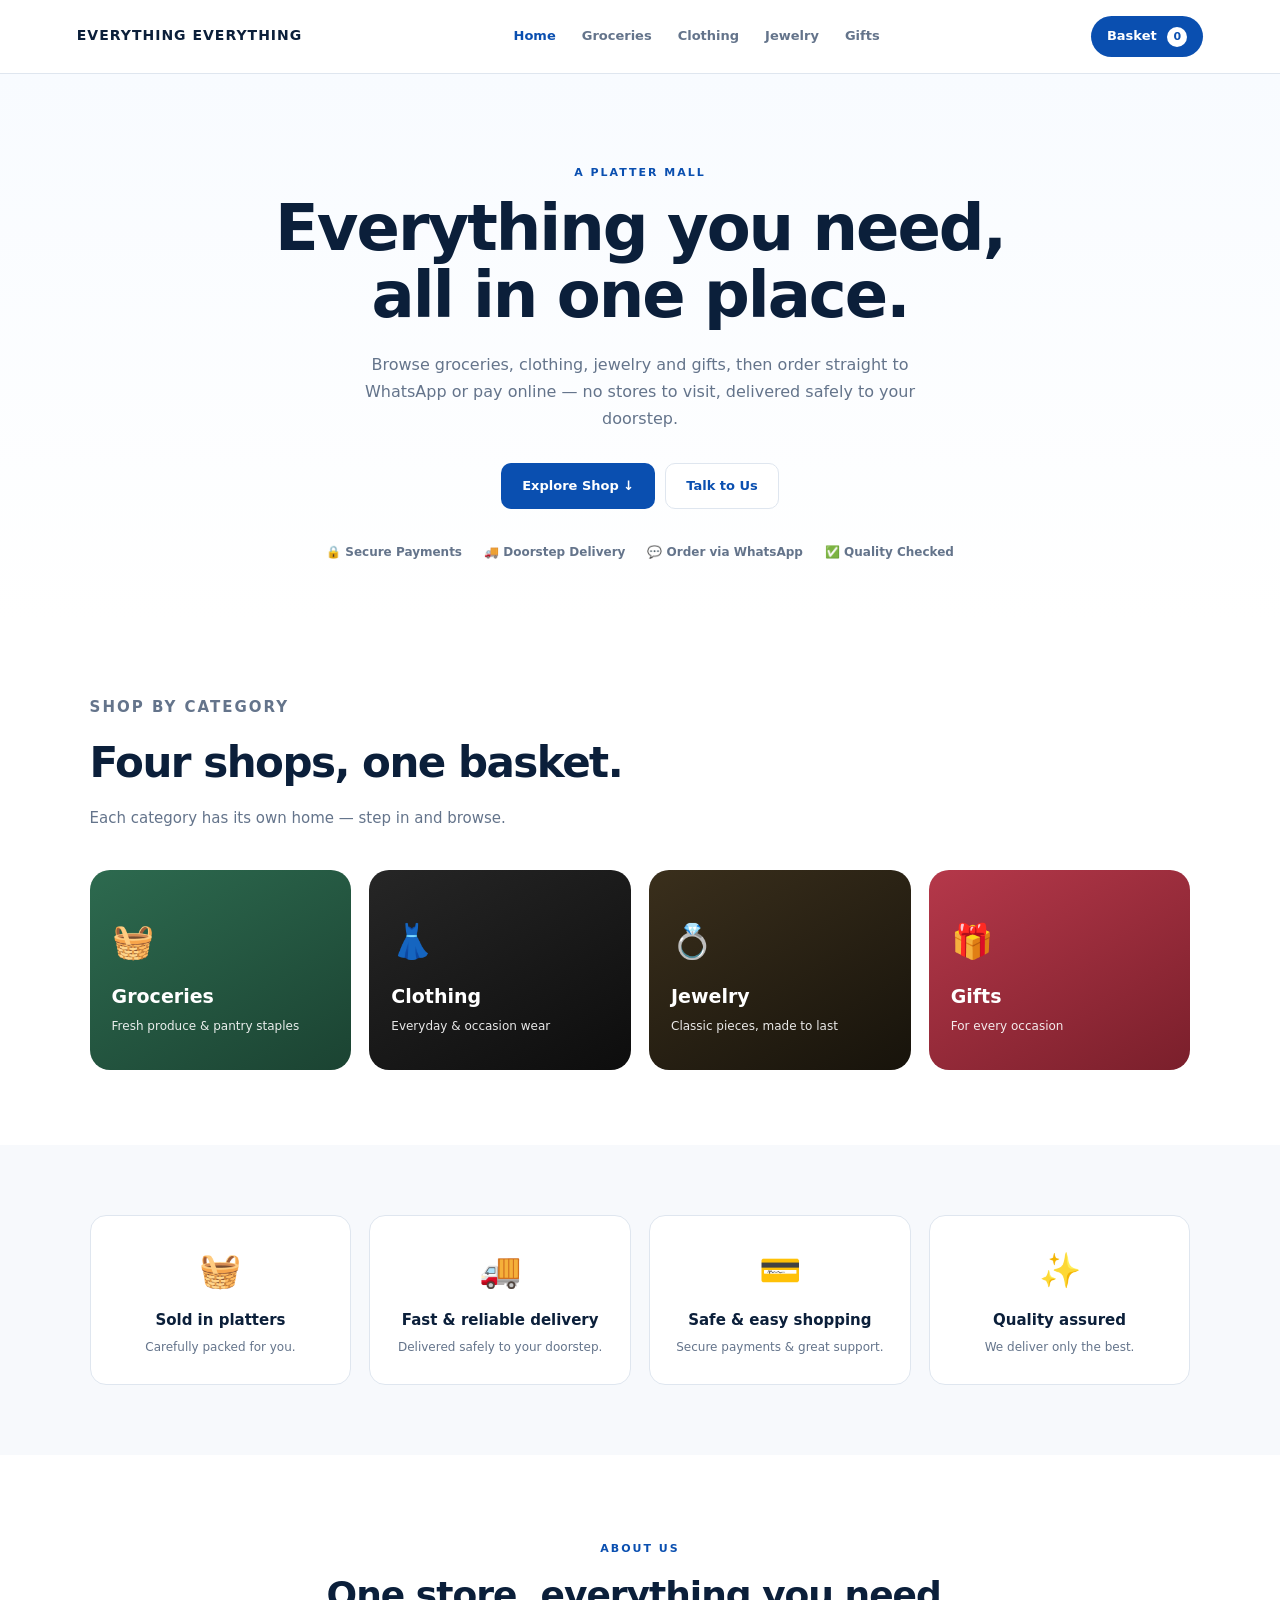
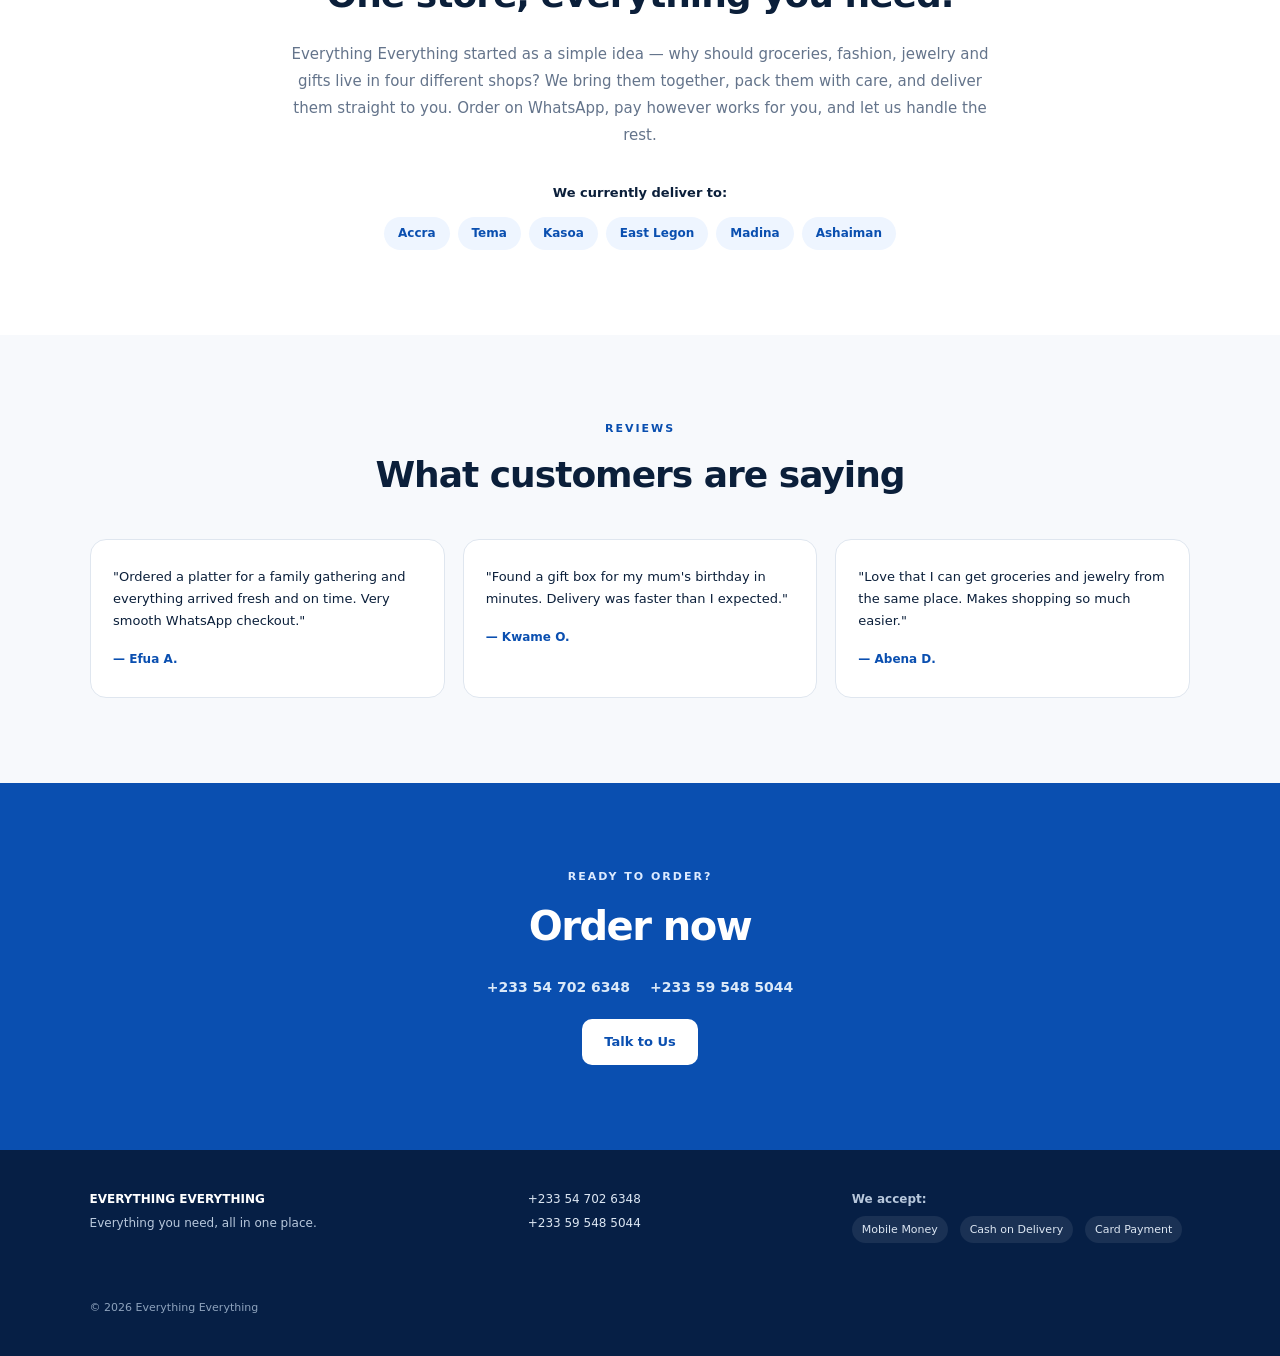
<file: index.html>
<!DOCTYPE html>
<html lang="en">
<head>
    <meta charset="UTF-8">
    <meta name="viewport" content="width=device-width, initial-scale=1.0">
    <meta name="description" content="Everything Everything — groceries, clothing, jewelry and gifts, delivered across Ghana.">
    <title>Everything Everything</title>
    <link rel="stylesheet" href="shared.css">
    <link rel="stylesheet" href="home.css">
</head>
<body>

<header class="site-header">
    <a href="index.html" class="site-brand">EVERYTHING EVERYTHING</a>

    <nav class="site-nav" id="siteNav">
        <a href="index.html" class="current">Home</a>
        <a href="groceries.html">Groceries</a>
        <a href="clothing.html">Clothing</a>
        <a href="jewelry.html">Jewelry</a>
        <a href="gifts.html">Gifts</a>
    </nav>

    <div class="header-actions">
        <button class="basket-button" id="basketButton" type="button" onclick="openCart()">
            Basket <span id="cartCount">0</span>
        </button>
        <button class="nav-toggle" id="navToggle" type="button" aria-label="Open menu">
            <span></span><span></span><span></span>
        </button>
    </div>
</header>

<main id="top">

<section class="hero">
    <div class="hero-inner">
        <p class="hero-label">A PLATTER MALL</p>
        <h1>Everything you need,<br>all in one place.</h1>
        <p class="hero-description">
            Browse groceries, clothing, jewelry and gifts, then order straight to
            WhatsApp or pay online — no stores to visit, delivered safely to your doorstep.
        </p>
        <div class="hero-actions">
            <a href="#shop" class="hero-button hero-button-primary">Explore Shop ↓</a>
            <a href="https://wa.me/233595485044" class="hero-button hero-button-secondary" target="_blank" rel="noopener">Talk to Us</a>
        </div>

        <div class="trust-badges">
            <span>🔒 Secure Payments</span>
            <span>🚚 Doorstep Delivery</span>
            <span>💬 Order via WhatsApp</span>
            <span>✅ Quality Checked</span>
        </div>
    </div>
</section>

<section class="category-section" id="shop">
    <div class="category-inner">
        <div class="category-heading">
            <p class="section-label">SHOP BY CATEGORY</p>
            <h2>Four shops, one basket.</h2>
            <p>Each category has its own home — step in and browse.</p>
        </div>

        <div class="category-grid">
            <a href="groceries.html" class="category-tile tile-groceries">
                <span class="tile-icon">🧺</span>
                <h3>Groceries</h3>
                <p>Fresh produce & pantry staples</p>
            </a>
            <a href="clothing.html" class="category-tile tile-clothing">
                <span class="tile-icon">👗</span>
                <h3>Clothing</h3>
                <p>Everyday & occasion wear</p>
            </a>
            <a href="jewelry.html" class="category-tile tile-jewelry">
                <span class="tile-icon">💍</span>
                <h3>Jewelry</h3>
                <p>Classic pieces, made to last</p>
            </a>
            <a href="gifts.html" class="category-tile tile-gifts">
                <span class="tile-icon">🎁</span>
                <h3>Gifts</h3>
                <p>For every occasion</p>
            </a>
        </div>
    </div>
</section>

<section class="benefits-section">
    <div class="benefits-grid">
        <article class="benefit">
            <div class="benefit-icon">🧺</div>
            <h3>Sold in platters</h3>
            <p>Carefully packed for you.</p>
        </article>
        <article class="benefit">
            <div class="benefit-icon">🚚</div>
            <h3>Fast & reliable delivery</h3>
            <p>Delivered safely to your doorstep.</p>
        </article>
        <article class="benefit">
            <div class="benefit-icon">💳</div>
            <h3>Safe & easy shopping</h3>
            <p>Secure payments & great support.</p>
        </article>
        <article class="benefit">
            <div class="benefit-icon">✨</div>
            <h3>Quality assured</h3>
            <p>We deliver only the best.</p>
        </article>
    </div>
</section>

<section class="about-section" id="about">
    <div class="about-inner">
        <p class="section-label">ABOUT US</p>
        <h2>One store, everything you need.</h2>
        <p class="about-text">
            Everything Everything started as a simple idea — why should groceries, fashion,
            jewelry and gifts live in four different shops? We bring them together, pack them
            with care, and deliver them straight to you. Order on WhatsApp, pay however works
            for you, and let us handle the rest.
        </p>

        <div class="delivery-areas">
            <h4>We currently deliver to:</h4>
            <div class="area-tags">
                <span>Accra</span>
                <span>Tema</span>
                <span>Kasoa</span>
                <span>East Legon</span>
                <span>Madina</span>
                <span>Ashaiman</span>
            </div>
        </div>
    </div>
</section>

<section class="testimonials-section" id="testimonials">
    <div class="testimonials-inner">
        <p class="section-label">REVIEWS</p>
        <h2>What customers are saying</h2>

        <div class="testimonials-grid">
            <article class="testimonial">
                <p>"Ordered a platter for a family gathering and everything arrived fresh and on time. Very smooth WhatsApp checkout."</p>
                <strong>— Efua A.</strong>
            </article>
            <article class="testimonial">
                <p>"Found a gift box for my mum's birthday in minutes. Delivery was faster than I expected."</p>
                <strong>— Kwame O.</strong>
            </article>
            <article class="testimonial">
                <p>"Love that I can get groceries and jewelry from the same place. Makes shopping so much easier."</p>
                <strong>— Abena D.</strong>
            </article>
        </div>
    </div>
</section>

<section class="order-section" id="order">
    <div class="order-inner">
        <p class="section-label">READY TO ORDER?</p>
        <h2>Order now</h2>
        <div class="order-contacts">
            <a href="tel:+233547023648">+233 54 702 6348</a>
            <a href="tel:+233595485044">+233 59 548 5044</a>
        </div>
        <a href="https://wa.me/233547023648" target="_blank" rel="noopener" class="order-whatsapp">Talk to Us</a>
    </div>
</section>

</main>

<footer class="site-footer">
    <div class="footer-brand">
        <strong>EVERYTHING EVERYTHING</strong>
        <p>Everything you need, all in one place.</p>
    </div>
    <div class="footer-contact">
        <a href="tel:+233547023648">+233 54 702 6348</a>
        <a href="tel:+233595485044">+233 59 548 5044</a>
    </div>
    <div class="footer-payments">
        <p>We accept:</p>
        <span>Mobile Money</span>
        <span>Cash on Delivery</span>
        <span>Card Payment</span>
    </div>
    <p class="copyright">© 2026 Everything Everything</p>
</footer>

<div class="cart-overlay" id="cartOverlay" onclick="closeCart(event)">
    <aside class="cart" onclick="event.stopPropagation()">

        <div class="cart-header">
            <h2>Your Basket</h2>
            <button type="button" onclick="closeCart()" aria-label="Close basket" class="cart-close">×</button>
        </div>

        <div id="cartItems" class="cart-items">
            <p class="empty-cart">Your basket is empty.</p>
        </div>

        <div class="cart-total">
            <span>Total</span>
            <strong id="cartTotal">GH₵0.00</strong>
        </div>

        <div class="checkout-fields">
            <label>
                Your name
                <input id="customerName" type="text" placeholder="Enter your name">
            </label>
            <label>
                Delivery location
                <input id="customerLocation" type="text" placeholder="e.g. UPSA, Accra">
            </label>
            <label>
                Email
                <small>Required for online payment</small>
                <input id="customerEmail" type="email" placeholder="you@example.com">
            </label>
        </div>

        <div class="checkout-buttons">
            <button type="button" class="checkout-whatsapp" onclick="checkoutWhatsApp()">
                💬 Checkout on WhatsApp
            </button>
        </div>

    </aside>
</div>

<div id="eeCartToast" class="cart-toast"></div>

<script src="shared.js"></script>

</body>
</html>
</file>
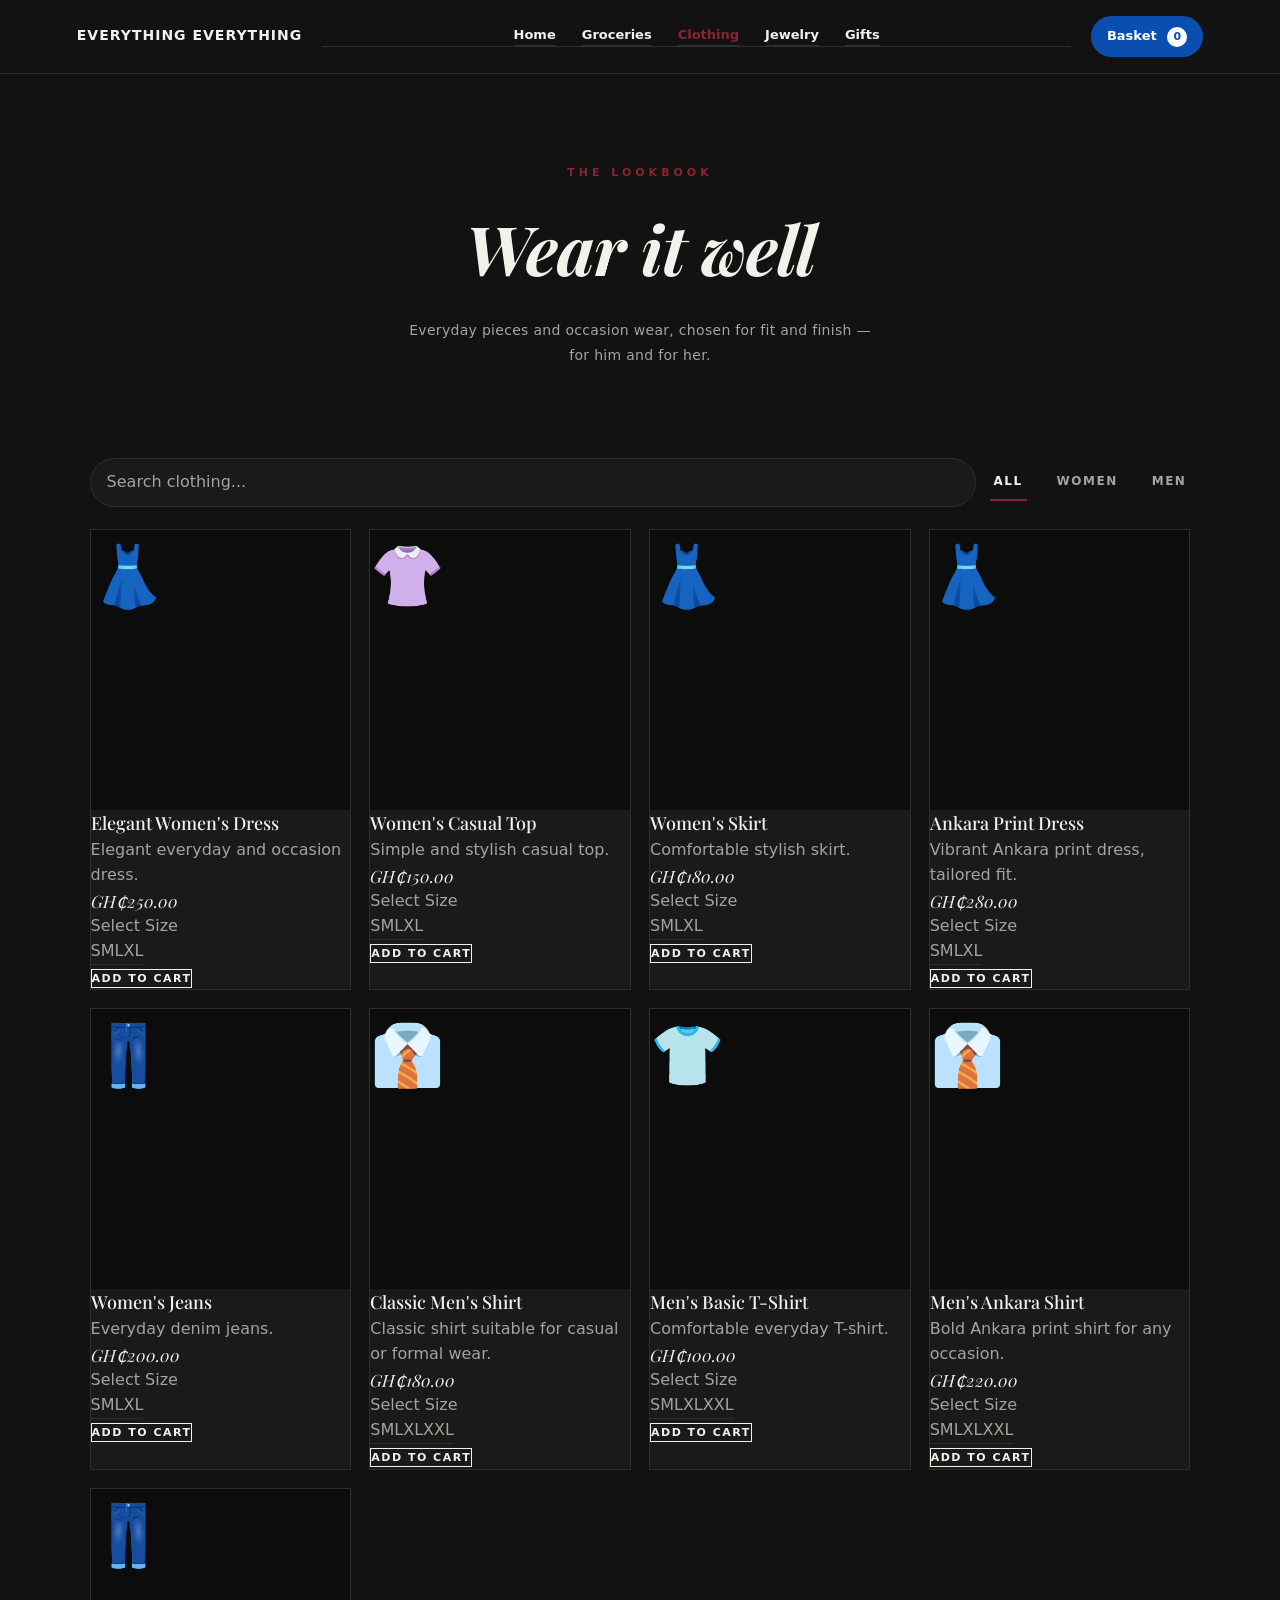
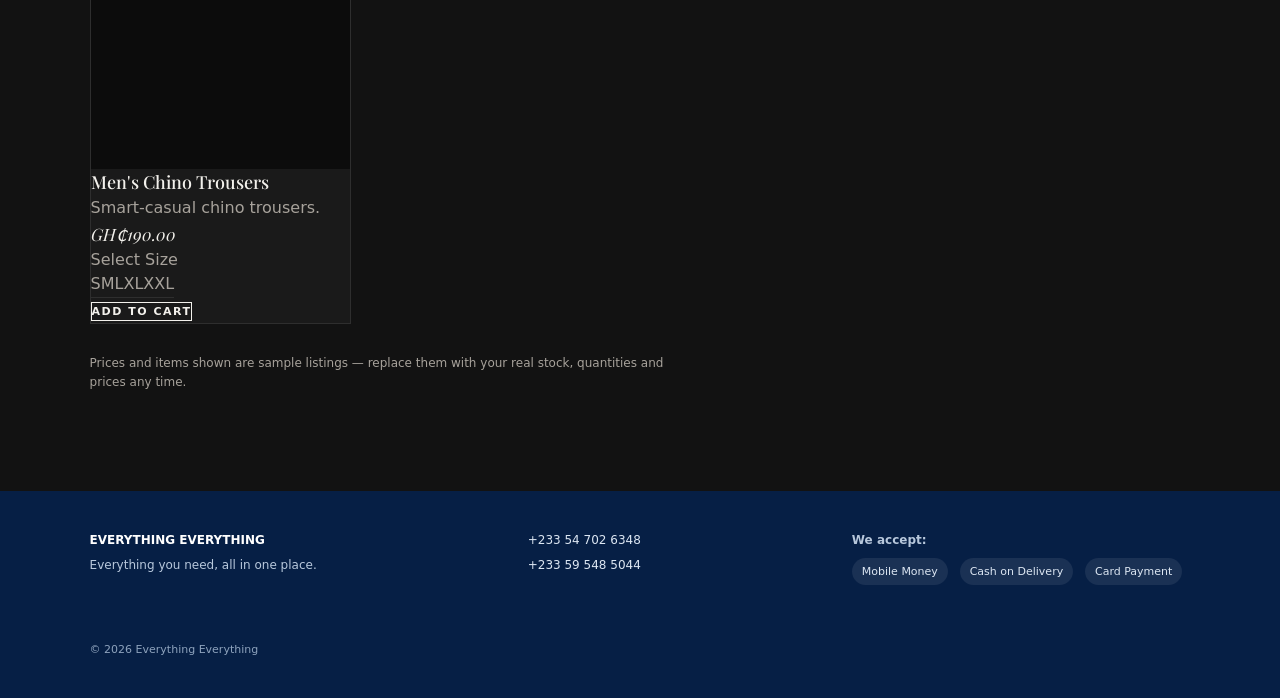
<file: clothing.html>
<!DOCTYPE html>
<html lang="en">
<head>
    <meta charset="UTF-8">
    <meta name="viewport" content="width=device-width, initial-scale=1.0">
    <meta name="description" content="Everyday and occasion clothing from Everything Everything.">
    <title>Clothing — Everything Everything</title>
    <link rel="preconnect" href="https://fonts.googleapis.com">
    <link href="https://fonts.googleapis.com/css2?family=Playfair+Display:ital@0;1&display=swap" rel="stylesheet">
    <link rel="stylesheet" href="shared.css">
    <link rel="stylesheet" href="clothing.css">
</head>
<body data-shop="clothing">

<header class="site-header">
    <a href="index.html" class="site-brand">EVERYTHING EVERYTHING</a>

    <nav class="site-nav" id="siteNav">
        <a href="index.html">Home</a>
        <a href="groceries.html">Groceries</a>
        <a href="clothing.html" class="current">Clothing</a>
        <a href="jewelry.html">Jewelry</a>
        <a href="gifts.html">Gifts</a>
    </nav>

    <div class="header-actions">
        <button class="basket-button" id="basketButton" type="button" onclick="openCart()">
            Basket <span id="cartCount">0</span>
        </button>
        <button class="nav-toggle" id="navToggle" type="button" aria-label="Open menu">
            <span></span><span></span><span></span>
        </button>
    </div>
</header>

<main>

<section class="lookbook-hero">
    <p class="section-label">THE LOOKBOOK</p>
    <h1>Wear it well</h1>
    <p class="lookbook-sub">Everyday pieces and occasion wear, chosen for fit and finish — for him and for her.</p>
</section>

<section class="lookbook-shop">
    <div class="lookbook-inner">

        <div class="stock-controls">
            <input type="text" id="productSearch" class="product-search" placeholder="Search clothing...">

            <div class="sub-filters">
                <button type="button" class="sub-filter active" data-sub="all">All</button>
                <button type="button" class="sub-filter" data-sub="women">Women</button>
                <button type="button" class="sub-filter" data-sub="men">Men</button>
            </div>
        </div>

        <div class="product-grid" id="productGrid"></div>

        <p class="no-results" id="noResults" hidden>No pieces match your search.</p>

        <p class="lookbook-note">Prices and items shown are sample listings — replace them with your real stock, quantities and prices any time.</p>

    </div>
</section>

</main>

<footer class="site-footer">
    <div class="footer-brand">
        <strong>EVERYTHING EVERYTHING</strong>
        <p>Everything you need, all in one place.</p>
    </div>
    <div class="footer-contact">
        <a href="tel:+233547023648">+233 54 702 6348</a>
        <a href="tel:+233595485044">+233 59 548 5044</a>
    </div>
    <div class="footer-payments">
        <p>We accept:</p>
        <span>Mobile Money</span>
        <span>Cash on Delivery</span>
        <span>Card Payment</span>
    </div>
    <p class="copyright">© 2026 Everything Everything</p>
</footer>

<div class="cart-overlay" id="cartOverlay" onclick="closeCart(event)">
    <aside class="cart" onclick="event.stopPropagation()">
        <div class="cart-header">
            <h2>Your Basket</h2>
            <button type="button" onclick="closeCart()" aria-label="Close basket" class="cart-close">×</button>
        </div>
        <div id="cartItems" class="cart-items">
            <p class="empty-cart">Your basket is empty.</p>
        </div>
        <div class="cart-total">
            <span>Total</span>
            <strong id="cartTotal">GH₵0.00</strong>
        </div>
        <div class="checkout-fields">
            <label>Your name<input id="customerName" type="text" placeholder="Enter your name"></label>
            <label>Delivery location<input id="customerLocation" type="text" placeholder="e.g. UPSA, Accra"></label>
            <label>Email<small>Required for online payment</small><input id="customerEmail" type="email" placeholder="you@example.com"></label>
        </div>
        <div class="checkout-buttons">
            <button type="button" class="checkout-whatsapp" onclick="checkoutWhatsApp()">💬 Checkout on WhatsApp</button>
        </div>
    </aside>
</div>

<div id="eeCartToast" class="cart-toast"></div>

<script src="shared.js"></script>

</body>
</html>
</file>
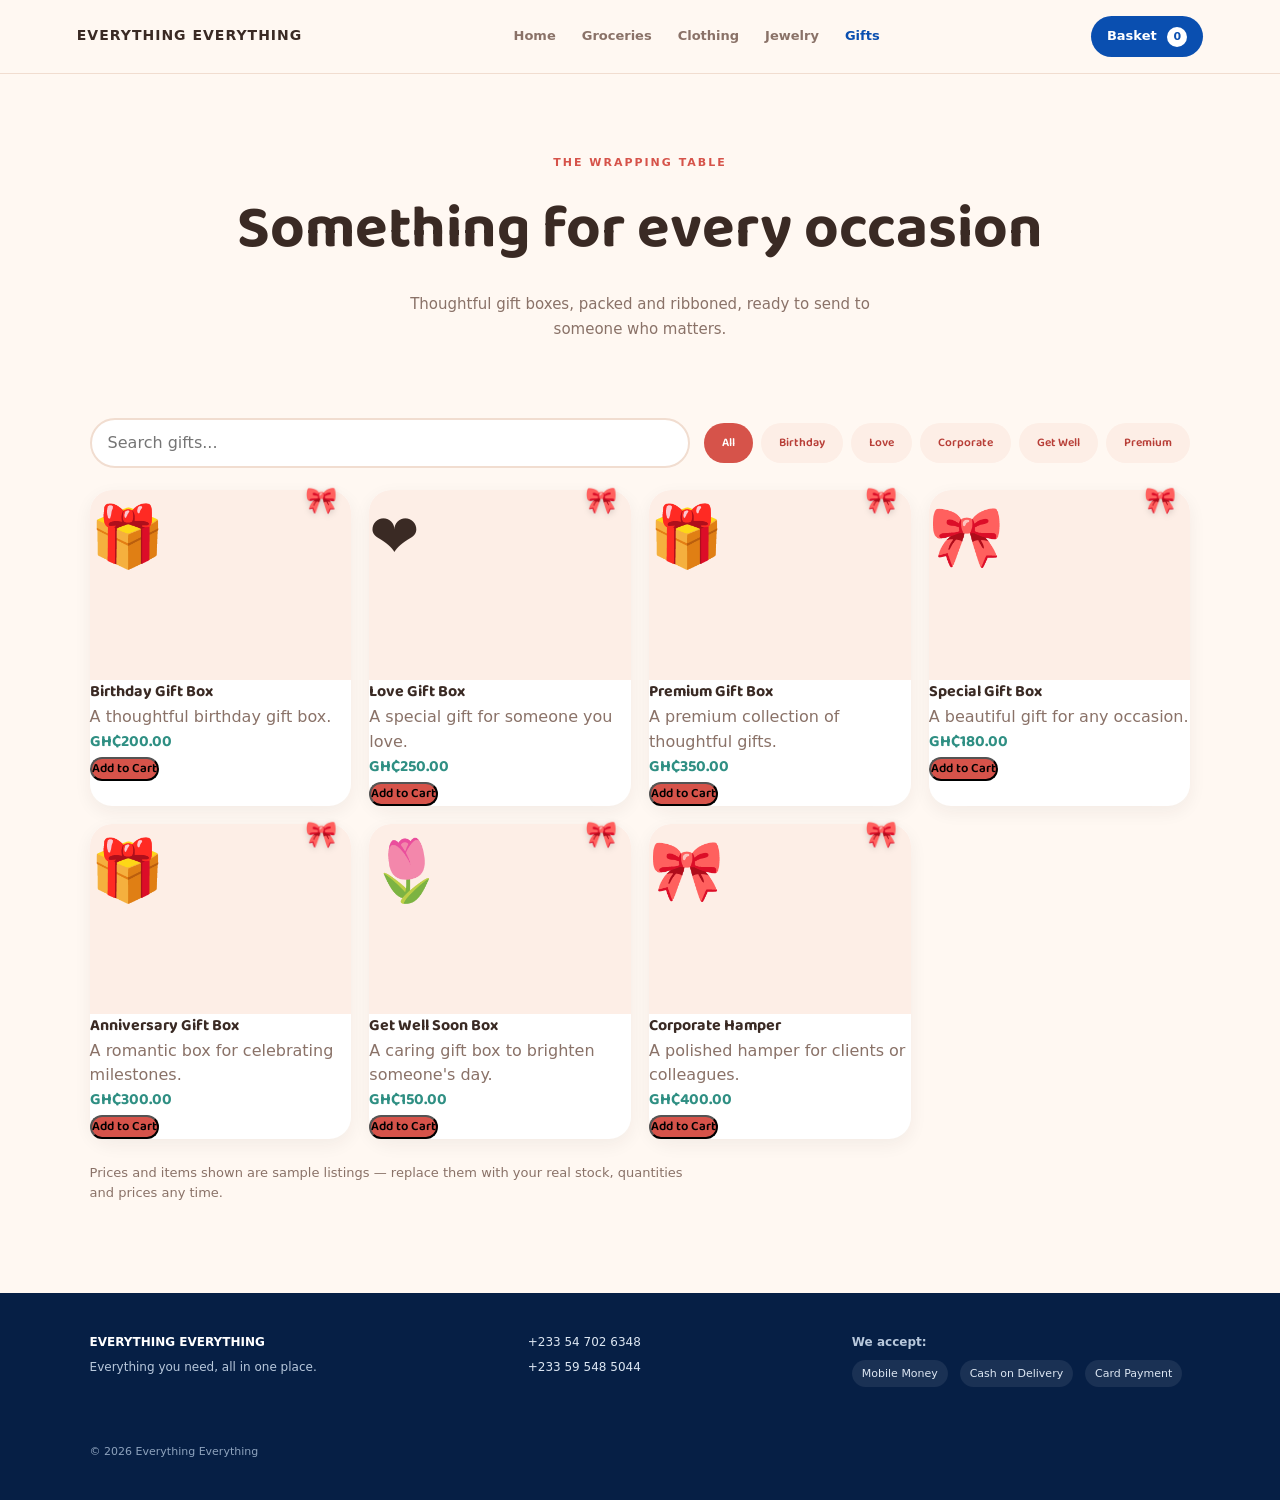
<file: gifts.html>
<!DOCTYPE html>
<html lang="en">
<head>
    <meta charset="UTF-8">
    <meta name="viewport" content="width=device-width, initial-scale=1.0">
    <meta name="description" content="Gift boxes for every occasion from Everything Everything.">
    <title>Gifts — Everything Everything</title>
    <link rel="preconnect" href="https://fonts.googleapis.com">
    <link href="https://fonts.googleapis.com/css2?family=Baloo+2:wght@600;700&display=swap" rel="stylesheet">
    <link rel="stylesheet" href="shared.css">
    <link rel="stylesheet" href="gifts.css">
</head>
<body data-shop="gifts">

<header class="site-header">
    <a href="index.html" class="site-brand">EVERYTHING EVERYTHING</a>

    <nav class="site-nav" id="siteNav">
        <a href="index.html">Home</a>
        <a href="groceries.html">Groceries</a>
        <a href="clothing.html">Clothing</a>
        <a href="jewelry.html">Jewelry</a>
        <a href="gifts.html" class="current">Gifts</a>
    </nav>

    <div class="header-actions">
        <button class="basket-button" id="basketButton" type="button" onclick="openCart()">
            Basket <span id="cartCount">0</span>
        </button>
        <button class="nav-toggle" id="navToggle" type="button" aria-label="Open menu">
            <span></span><span></span><span></span>
        </button>
    </div>
</header>

<main>

<section class="wrap-hero">
    <p class="section-label">THE WRAPPING TABLE</p>
    <h1>Something for every occasion</h1>
    <p class="wrap-sub">Thoughtful gift boxes, packed and ribboned, ready to send to someone who matters.</p>
</section>

<section class="wrap-shop">
    <div class="wrap-inner">

        <div class="stock-controls">
            <input type="text" id="productSearch" class="product-search" placeholder="Search gifts...">

            <div class="sub-filters">
                <button type="button" class="sub-filter active" data-sub="all">All</button>
                <button type="button" class="sub-filter" data-sub="birthday">Birthday</button>
                <button type="button" class="sub-filter" data-sub="love">Love</button>
                <button type="button" class="sub-filter" data-sub="corporate">Corporate</button>
                <button type="button" class="sub-filter" data-sub="care">Get Well</button>
                <button type="button" class="sub-filter" data-sub="premium">Premium</button>
            </div>
        </div>

        <div class="product-grid" id="productGrid"></div>

        <p class="no-results" id="noResults" hidden>No gifts match your search.</p>

        <p class="wrap-note">Prices and items shown are sample listings — replace them with your real stock, quantities and prices any time.</p>

    </div>
</section>

</main>

<footer class="site-footer">
    <div class="footer-brand">
        <strong>EVERYTHING EVERYTHING</strong>
        <p>Everything you need, all in one place.</p>
    </div>
    <div class="footer-contact">
        <a href="tel:+233547023648">+233 54 702 6348</a>
        <a href="tel:+233595485044">+233 59 548 5044</a>
    </div>
    <div class="footer-payments">
        <p>We accept:</p>
        <span>Mobile Money</span>
        <span>Cash on Delivery</span>
        <span>Card Payment</span>
    </div>
    <p class="copyright">© 2026 Everything Everything</p>
</footer>

<div class="cart-overlay" id="cartOverlay" onclick="closeCart(event)">
    <aside class="cart" onclick="event.stopPropagation()">
        <div class="cart-header">
            <h2>Your Basket</h2>
            <button type="button" onclick="closeCart()" aria-label="Close basket" class="cart-close">×</button>
        </div>
        <div id="cartItems" class="cart-items">
            <p class="empty-cart">Your basket is empty.</p>
        </div>
        <div class="cart-total">
            <span>Total</span>
            <strong id="cartTotal">GH₵0.00</strong>
        </div>
        <div class="checkout-fields">
            <label>Your name<input id="customerName" type="text" placeholder="Enter your name"></label>
            <label>Delivery location<input id="customerLocation" type="text" placeholder="e.g. UPSA, Accra"></label>
            <label>Email<small>Required for online payment</small><input id="customerEmail" type="email" placeholder="you@example.com"></label>
        </div>
        <div class="checkout-buttons">
            <button type="button" class="checkout-whatsapp" onclick="checkoutWhatsApp()">💬 Checkout on WhatsApp</button>
        </div>
    </aside>
</div>

<div id="eeCartToast" class="cart-toast"></div>

<script src="shared.js"></script>

</body>
</html>
</file>
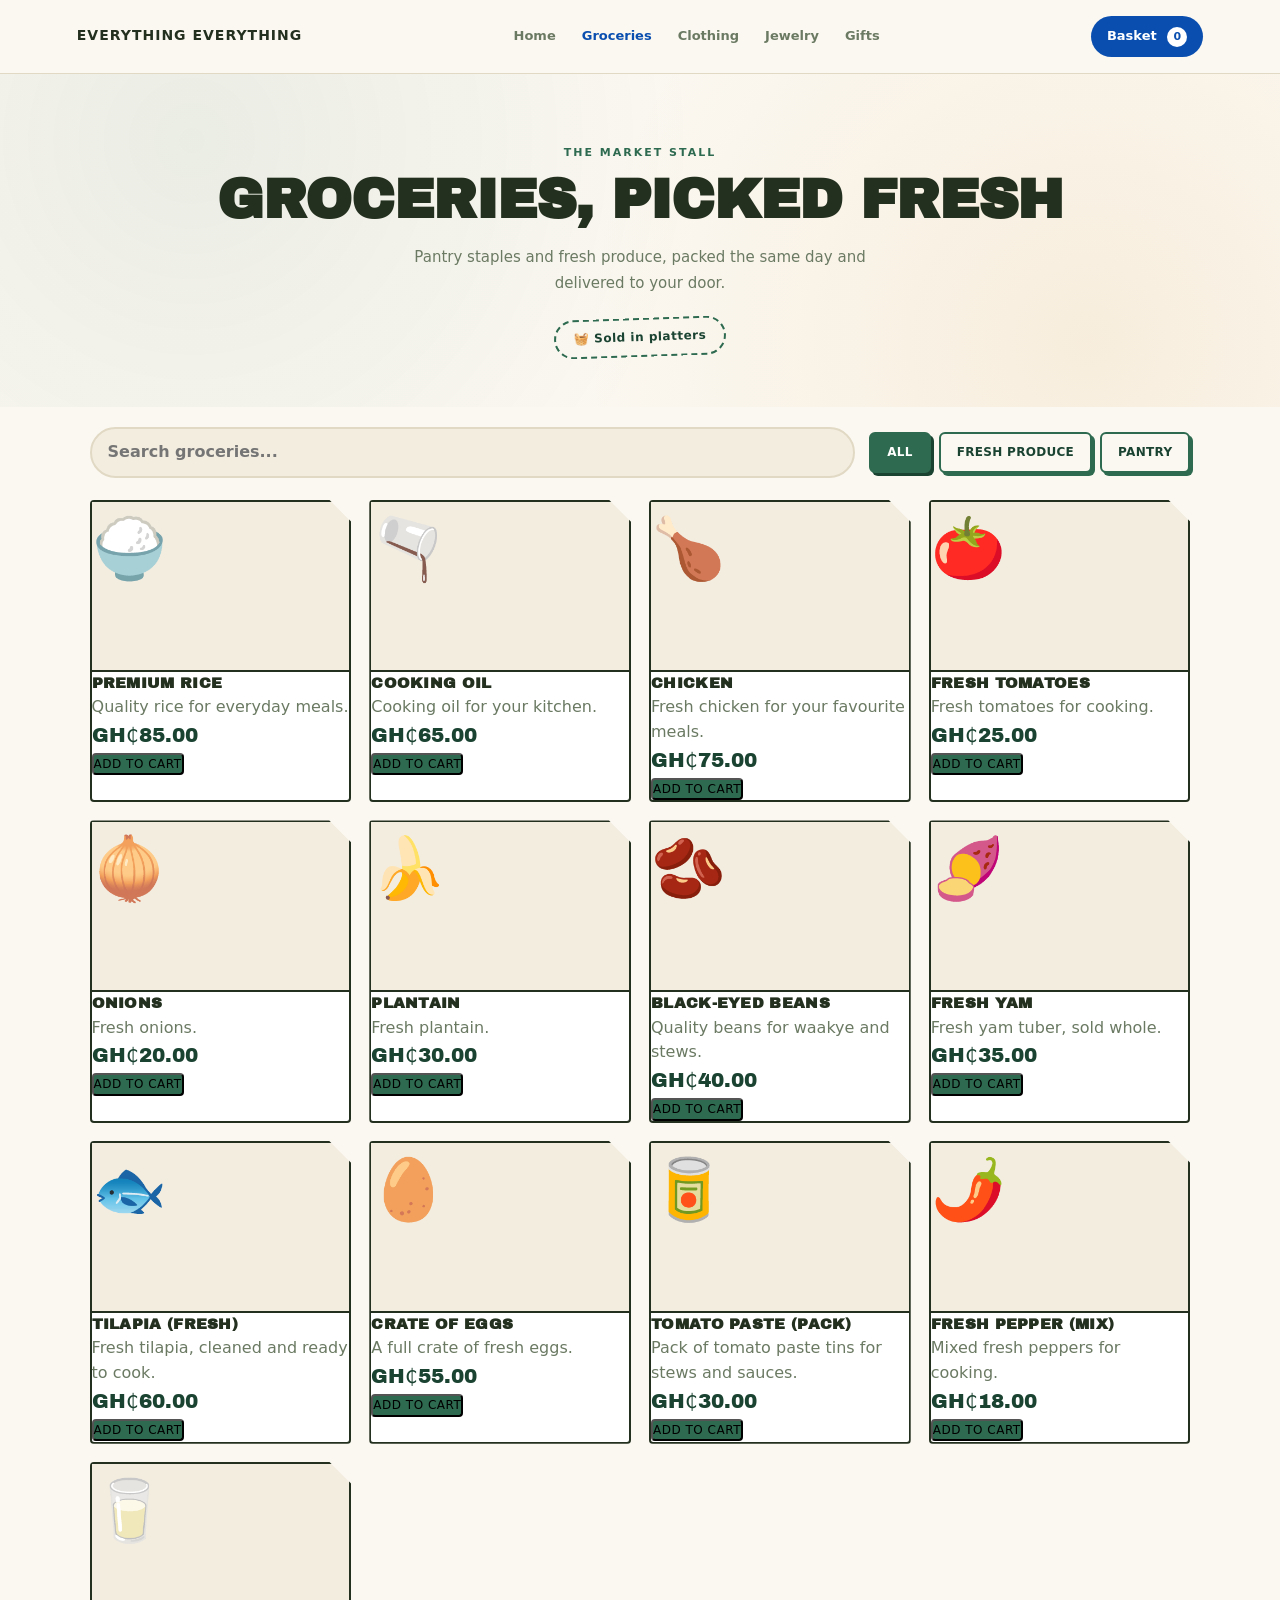
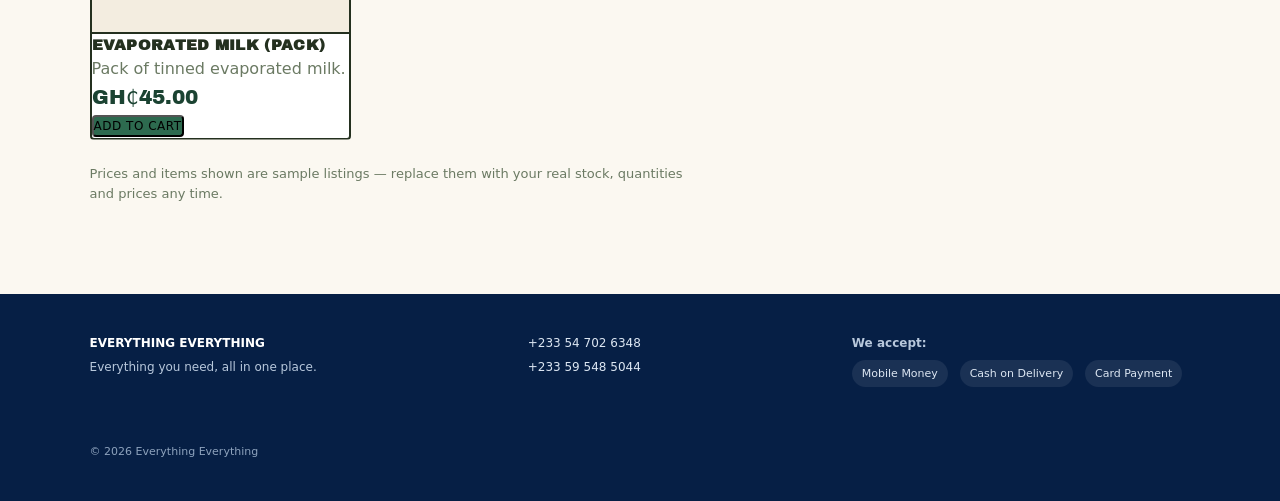
<file: groceries.html>
<!DOCTYPE html>
<html lang="en">
<head>
    <meta charset="UTF-8">
    <meta name="viewport" content="width=device-width, initial-scale=1.0">
    <meta name="description" content="Fresh produce and pantry staples from Everything Everything.">
    <title>Groceries — Everything Everything</title>
    <link rel="preconnect" href="https://fonts.googleapis.com">
    <link href="https://fonts.googleapis.com/css2?family=Archivo+Black&display=swap" rel="stylesheet">
    <link rel="stylesheet" href="shared.css">
    <link rel="stylesheet" href="groceries.css">
</head>
<body data-shop="groceries">

<header class="site-header">
    <a href="index.html" class="site-brand">EVERYTHING EVERYTHING</a>

    <nav class="site-nav" id="siteNav">
        <a href="index.html">Home</a>
        <a href="groceries.html" class="current">Groceries</a>
        <a href="clothing.html">Clothing</a>
        <a href="jewelry.html">Jewelry</a>
        <a href="gifts.html">Gifts</a>
    </nav>

    <div class="header-actions">
        <button class="basket-button" id="basketButton" type="button" onclick="openCart()">
            Basket <span id="cartCount">0</span>
        </button>
        <button class="nav-toggle" id="navToggle" type="button" aria-label="Open menu">
            <span></span><span></span><span></span>
        </button>
    </div>
</header>

<main>

<section class="market-hero">
    <p class="section-label">THE MARKET STALL</p>
    <h1>Groceries, picked fresh</h1>
    <p class="market-sub">Pantry staples and fresh produce, packed the same day and delivered to your door.</p>
    <div class="market-stamp">🧺 Sold in platters</div>
</section>

<section class="market-shop">
    <div class="market-inner">

        <div class="stock-controls">
            <input type="text" id="productSearch" class="product-search" placeholder="Search groceries...">

            <div class="sub-filters">
                <button type="button" class="sub-filter active" data-sub="all">All</button>
                <button type="button" class="sub-filter" data-sub="fresh">Fresh Produce</button>
                <button type="button" class="sub-filter" data-sub="pantry">Pantry</button>
            </div>
        </div>

        <div class="product-grid" id="productGrid"></div>

        <p class="no-results" id="noResults" hidden>No groceries match your search.</p>

        <p class="market-note">Prices and items shown are sample listings — replace them with your real stock, quantities and prices any time.</p>

    </div>
</section>

</main>

<footer class="site-footer">
    <div class="footer-brand">
        <strong>EVERYTHING EVERYTHING</strong>
        <p>Everything you need, all in one place.</p>
    </div>
    <div class="footer-contact">
        <a href="tel:+233547023648">+233 54 702 6348</a>
        <a href="tel:+233595485044">+233 59 548 5044</a>
    </div>
    <div class="footer-payments">
        <p>We accept:</p>
        <span>Mobile Money</span>
        <span>Cash on Delivery</span>
        <span>Card Payment</span>
    </div>
    <p class="copyright">© 2026 Everything Everything</p>
</footer>

<div class="cart-overlay" id="cartOverlay" onclick="closeCart(event)">
    <aside class="cart" onclick="event.stopPropagation()">
        <div class="cart-header">
            <h2>Your Basket</h2>
            <button type="button" onclick="closeCart()" aria-label="Close basket" class="cart-close">×</button>
        </div>
        <div id="cartItems" class="cart-items">
            <p class="empty-cart">Your basket is empty.</p>
        </div>
        <div class="cart-total">
            <span>Total</span>
            <strong id="cartTotal">GH₵0.00</strong>
        </div>
        <div class="checkout-fields">
            <label>Your name<input id="customerName" type="text" placeholder="Enter your name"></label>
            <label>Delivery location<input id="customerLocation" type="text" placeholder="e.g. UPSA, Accra"></label>
            <label>Email<small>Required for online payment</small><input id="customerEmail" type="email" placeholder="you@example.com"></label>
        </div>
        <div class="checkout-buttons">
            <button type="button" class="checkout-whatsapp" onclick="checkoutWhatsApp()">💬 Checkout on WhatsApp</button>
        </div>
    </aside>
</div>

<div id="eeCartToast" class="cart-toast"></div>

<script src="shared.js"></script>

</body>
</html>
</file>
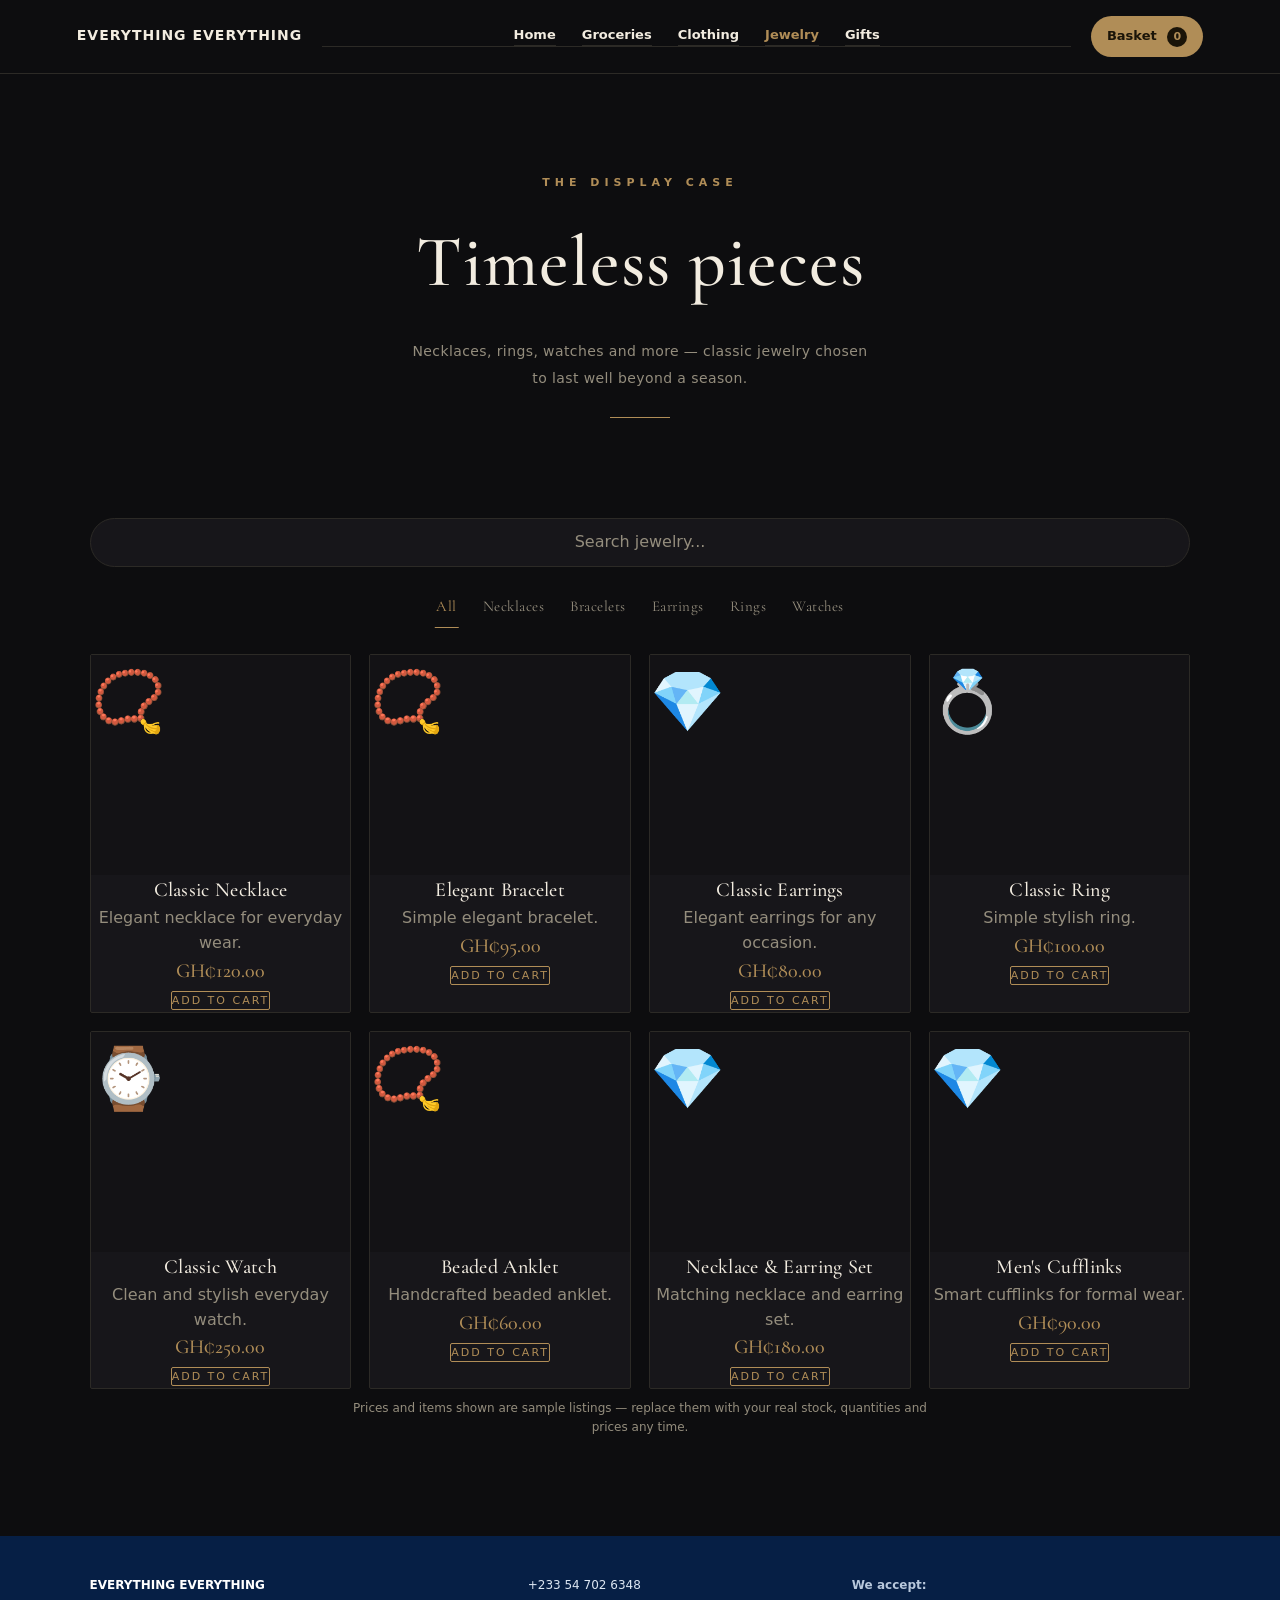
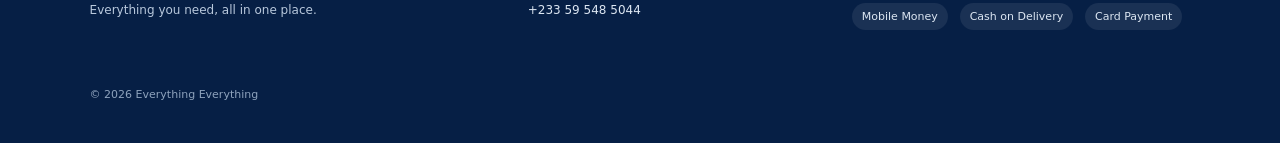
<file: jewelry.html>
<!DOCTYPE html>
<html lang="en">
<head>
    <meta charset="UTF-8">
    <meta name="viewport" content="width=device-width, initial-scale=1.0">
    <meta name="description" content="Classic jewelry pieces from Everything Everything.">
    <title>Jewelry — Everything Everything</title>
    <link rel="preconnect" href="https://fonts.googleapis.com">
    <link href="https://fonts.googleapis.com/css2?family=Cormorant+Garamond:wght@500;600&display=swap" rel="stylesheet">
    <link rel="stylesheet" href="shared.css">
    <link rel="stylesheet" href="jewelry.css">
</head>
<body data-shop="jewelry">

<header class="site-header">
    <a href="index.html" class="site-brand">EVERYTHING EVERYTHING</a>

    <nav class="site-nav" id="siteNav">
        <a href="index.html">Home</a>
        <a href="groceries.html">Groceries</a>
        <a href="clothing.html">Clothing</a>
        <a href="jewelry.html" class="current">Jewelry</a>
        <a href="gifts.html">Gifts</a>
    </nav>

    <div class="header-actions">
        <button class="basket-button" id="basketButton" type="button" onclick="openCart()">
            Basket <span id="cartCount">0</span>
        </button>
        <button class="nav-toggle" id="navToggle" type="button" aria-label="Open menu">
            <span></span><span></span><span></span>
        </button>
    </div>
</header>

<main>

<section class="display-hero">
    <p class="section-label">THE DISPLAY CASE</p>
    <h1>Timeless pieces</h1>
    <p class="display-sub">Necklaces, rings, watches and more — classic jewelry chosen to last well beyond a season.</p>
    <div class="display-rule"></div>
</section>

<section class="display-shop">
    <div class="display-inner">

        <div class="stock-controls">
            <input type="text" id="productSearch" class="product-search" placeholder="Search jewelry...">
        </div>

        <div class="sub-filters">
            <button type="button" class="sub-filter active" data-sub="all">All</button>
            <button type="button" class="sub-filter" data-sub="necklaces">Necklaces</button>
            <button type="button" class="sub-filter" data-sub="bracelets">Bracelets</button>
            <button type="button" class="sub-filter" data-sub="earrings">Earrings</button>
            <button type="button" class="sub-filter" data-sub="rings">Rings</button>
            <button type="button" class="sub-filter" data-sub="watches">Watches</button>
        </div>

        <div class="product-grid" id="productGrid"></div>

        <p class="no-results" id="noResults" hidden>No pieces match your search.</p>

        <p class="display-note">Prices and items shown are sample listings — replace them with your real stock, quantities and prices any time.</p>

    </div>
</section>

</main>

<footer class="site-footer">
    <div class="footer-brand">
        <strong>EVERYTHING EVERYTHING</strong>
        <p>Everything you need, all in one place.</p>
    </div>
    <div class="footer-contact">
        <a href="tel:+233547023648">+233 54 702 6348</a>
        <a href="tel:+233595485044">+233 59 548 5044</a>
    </div>
    <div class="footer-payments">
        <p>We accept:</p>
        <span>Mobile Money</span>
        <span>Cash on Delivery</span>
        <span>Card Payment</span>
    </div>
    <p class="copyright">© 2026 Everything Everything</p>
</footer>

<div class="cart-overlay" id="cartOverlay" onclick="closeCart(event)">
    <aside class="cart" onclick="event.stopPropagation()">
        <div class="cart-header">
            <h2>Your Basket</h2>
            <button type="button" onclick="closeCart()" aria-label="Close basket" class="cart-close">×</button>
        </div>
        <div id="cartItems" class="cart-items">
            <p class="empty-cart">Your basket is empty.</p>
        </div>
        <div class="cart-total">
            <span>Total</span>
            <strong id="cartTotal">GH₵0.00</strong>
        </div>
        <div class="checkout-fields">
            <label>Your name<input id="customerName" type="text" placeholder="Enter your name"></label>
            <label>Delivery location<input id="customerLocation" type="text" placeholder="e.g. UPSA, Accra"></label>
            <label>Email<small>Required for online payment</small><input id="customerEmail" type="email" placeholder="you@example.com"></label>
        </div>
        <div class="checkout-buttons">
            <button type="button" class="checkout-whatsapp" onclick="checkoutWhatsApp()">💬 Checkout on WhatsApp</button>
        </div>
    </aside>
</div>

<div id="eeCartToast" class="cart-toast"></div>

<script src="shared.js"></script>

</body>
</html>
</file>
<file: shared.css>
/* =========================================================
   EVERYTHING EVERYTHING — SHARED BASE
   Brand chrome (header/nav/footer/cart) stays identical
   everywhere so checkout always feels trustworthy.
   Category pages layer their own theme on top of these
   custom properties — see groceries.css / clothing.css /
   jewelry.css / gifts.css
========================================================= */

* {
    box-sizing: border-box;
    margin: 0;
    padding: 0;
}

:root {
    /* Brand (fixed — header, footer, checkout) */
    --brand: #0a4fb0;
    --brand-dark: #063d8c;
    --brand-light: #eef5ff;

    /* Page theme (overridden per category page) */
    --accent: #0a4fb0;
    --accent-dark: #063d8c;
    --accent-light: #eef5ff;

    --bg: #ffffff;
    --surface: #f7f9fc;
    --ink: #0b1f3a;
    --muted: #64748b;
    --line: #dfe6ef;

    --font-display: Inter, system-ui, -apple-system, sans-serif;
    --font-body: Inter, system-ui, -apple-system, sans-serif;

    --radius: 18px;
}

html { scroll-behavior: smooth; }

body {
    font-family: var(--font-body);
    background: var(--bg);
    color: var(--ink);
    line-height: 1.55;
}

body.cart-open,
body.nav-open { overflow: hidden; }

a { color: inherit; text-decoration: none; }
button, input { font: inherit; }

button { cursor: pointer; }

button:focus-visible,
a:focus-visible,
input:focus-visible {
    outline: 2px solid var(--brand);
    outline-offset: 2px;
}

/* =========================================================
   HEADER
========================================================= */

.site-header {
    position: sticky;
    top: 0;
    z-index: 100;

    display: flex;
    align-items: center;
    justify-content: space-between;
    gap: 20px;

    padding: 16px 6%;

    background: #fff;
    border-bottom: 1px solid var(--line);
}

.site-brand {
    font-size: 14px;
    font-weight: 900;
    letter-spacing: 1px;
    color: var(--ink);
    white-space: nowrap;
}

.site-nav {
    display: flex;
    gap: 26px;
    flex: 1;
    justify-content: center;
}

.site-nav a {
    font-size: 13px;
    font-weight: 700;
    color: var(--muted);
    transition: color .2s ease;
}

.site-nav a:hover,
.site-nav a.current { color: var(--brand); }

.header-actions {
    display: flex;
    align-items: center;
    gap: 10px;
}

.basket-button {
    border: none;
    background: var(--brand);
    color: #fff;
    border-radius: 999px;
    padding: 10px 16px;
    font-size: 13px;
    font-weight: 800;
    transition: .2s ease;
}

.basket-button:hover { background: var(--brand-dark); }
.basket-button:active { transform: scale(0.97); }

.basket-button span {
    display: inline-flex;
    align-items: center;
    justify-content: center;
    min-width: 20px;
    height: 20px;
    margin-left: 6px;
    padding: 0 5px;
    border-radius: 50%;
    background: #fff;
    color: var(--brand);
    font-size: 11px;
}

.nav-toggle {
    display: none;
    flex-direction: column;
    justify-content: center;
    gap: 4px;
    width: 34px;
    height: 34px;
    border: 1px solid transparent;
    border-radius: 8px;
    background: transparent;
    transition: .2s ease;
}

.nav-toggle:hover { background: var(--surface); border-color: var(--line); }

.nav-toggle span {
    display: block;
    height: 2px;
    background: var(--ink);
    border-radius: 2px;
}

@media (max-width: 800px) {
    .site-nav {
        position: fixed;
        top: 64px;
        left: 0;
        right: 0;
        flex-direction: column;
        gap: 0;
        background: #fff;
        border-bottom: 1px solid var(--line);
        transform: translateY(-130%);
        transition: transform .25s ease;
        z-index: 99;
    }
    .site-nav.open { transform: translateY(0); }
    .site-nav a { padding: 16px 7%; border-bottom: 1px solid var(--line); }
    .nav-toggle { display: flex; }
}

/* =========================================================
   FOOTER
========================================================= */

.site-footer {
    display: flex;
    justify-content: space-between;
    align-items: flex-start;
    gap: 30px;
    flex-wrap: wrap;
    padding: 40px 7%;
    background: #061f45;
    color: #dce6f2;
    font-size: 12px;
}

.footer-brand strong { color: #fff; display: block; margin-bottom: 6px; }
.footer-brand p { color: #b8c8dc; }

.footer-contact { display: flex; flex-direction: column; gap: 6px; }
.footer-contact a { color: #dce6f2; }

.footer-payments p { color: #b8c8dc; margin-bottom: 8px; font-weight: 700; }
.footer-payments span {
    display: inline-block;
    margin: 0 8px 6px 0;
    padding: 5px 10px;
    border-radius: 999px;
    background: rgba(255,255,255,.08);
    font-size: 11px;
}

.copyright { width: 100%; margin-top: 20px; color: #8ea3bd; font-size: 11px; }

/* =========================================================
   SHARED SECTION UTILITIES
========================================================= */

.section-label {
    margin-bottom: 10px;
    color: var(--accent);
    font-size: 11px;
    font-weight: 900;
    letter-spacing: 2px;
    text-transform: uppercase;
}

/* =========================================================
   CART OVERLAY (identical everywhere — this is the moment
   trust matters most, so it never changes look between pages)
========================================================= */

.cart-overlay {
    display: none;
    position: fixed;
    inset: 0;
    z-index: 500;
    background: rgba(5, 20, 40, .55);
}

.cart-overlay.open { display: block; }

.cart {
    position: absolute;
    top: 0;
    right: 0;
    width: min(430px, 100%);
    height: 100%;
    padding: 24px;
    overflow-y: auto;
    background: #fff;
    box-shadow: -15px 0 45px rgba(0,0,0,.12);
    font-family: Inter, system-ui, -apple-system, sans-serif;
}

.cart-header {
    display: flex;
    align-items: center;
    justify-content: space-between;
    margin-bottom: 20px;
}

.cart-header h2 { font-size: 24px; color: var(--ink); }

.cart-close {
    width: 34px;
    height: 34px;
    border: 1px solid var(--line);
    border-radius: 50%;
    background: var(--surface);
    color: var(--ink);
    font-size: 20px;
    line-height: 1;
    transition: .2s ease;
}

.cart-close:hover {
    background: #fee2e2;
    border-color: #f5b5b5;
    color: #b23b2a;
}

.empty-cart { color: #64748b; font-size: 13px; padding: 20px 0; text-align: center; }

.cart-item {
    display: flex;
    justify-content: space-between;
    gap: 12px;
    padding: 15px 0;
    border-bottom: 1px solid #dfe6ef;
}

.cart-item-info b, .cart-item-info small, .cart-item-info strong { display: block; }
.cart-item-info b { color: #0b1f3a; font-size: 13px; }
.cart-item-info small { margin-top: 3px; color: #64748b; font-size: 11px; }
.cart-item-info strong { margin-top: 7px; color: var(--brand); font-size: 13px; }

.cart-item-actions {
    display: flex;
    flex-direction: column;
    align-items: flex-end;
    gap: 7px;
}

.quantity-controls { display: flex; align-items: center; gap: 7px; }

.quantity-controls button {
    width: 28px;
    height: 28px;
    border: 1px solid #dfe6ef;
    border-radius: 6px;
    background: #f7f9fc;
    color: #0b1f3a;
    font-weight: 800;
    font-size: 14px;
    box-shadow: 0 1px 2px rgba(11, 31, 58, .06);
    transition: .15s ease;
}

.quantity-controls button:hover { background: var(--brand); border-color: var(--brand); color: #fff; }
.quantity-controls button:active { transform: scale(0.9); }

.remove {
    border: none;
    background: transparent;
    color: #b23b2a;
    font-size: 11px;
    font-weight: 700;
    text-decoration: underline;
    text-underline-offset: 2px;
    transition: opacity .15s ease;
}

.remove:hover { opacity: .7; }

.cart-total {
    display: flex;
    align-items: center;
    justify-content: space-between;
    padding: 18px 0;
    font-size: 16px;
    font-weight: 900;
    border-top: 1px solid #dfe6ef;
    margin-top: 6px;
    color: #0b1f3a;
}

.cart-total strong { color: var(--brand); }

.checkout-fields { display: flex; flex-direction: column; gap: 14px; margin: 6px 0 18px; }

.checkout-fields label {
    display: block;
    color: #0b1f3a;
    font-size: 12px;
    font-weight: 800;
}

.checkout-fields small { display: block; color: #64748b; font-weight: 500; font-size: 11px; margin-top: 2px; }

.checkout-fields input {
    width: 100%;
    margin-top: 6px;
    padding: 12px;
    border: 1px solid #dfe6ef;
    border-radius: 9px;
    background: #fff;
    color: #0b1f3a;
    outline: none;
}

.checkout-fields input:focus { border-color: var(--brand); }

.checkout-buttons { display: flex; flex-direction: column; gap: 10px; }

.checkout-whatsapp {
    width: 100%;
    padding: 13px;
    border: none;
    border-radius: 10px;
    font-size: 13px;
    font-weight: 800;
    transition: .2s ease;
    background: #1fa855;
    color: #fff;
}

.checkout-whatsapp:hover { background: #178a45; }
.checkout-whatsapp:active { transform: scale(0.97); }

/* =========================================================
   TOAST
========================================================= */

.cart-toast {
    position: fixed;
    left: 50%;
    bottom: 25px;
    z-index: 1000;
    transform: translate(-50%, 20px);
    padding: 11px 17px;
    border-radius: 999px;
    background: #0b1f3a;
    color: #fff;
    font-size: 12px;
    font-weight: 700;
    opacity: 0;
    pointer-events: none;
    transition: .25s ease;
}

.cart-toast.show {
    transform: translate(-50%, 0);
    opacity: 1;
}

/* =========================================================
   PRODUCT GRID — structure only. Every color, font, card
   shape and hover effect is defined per category page.
========================================================= */

.stock-controls {
    display: flex;
    flex-wrap: wrap;
    gap: 14px;
    align-items: center;
    justify-content: space-between;
    margin-bottom: 22px;
}

.product-search {
    flex: 1;
    min-width: 220px;
    padding: 11px 16px;
    border: 1px solid var(--line);
    border-radius: 999px;
    background: var(--surface);
    color: var(--ink);
    outline: none;
    transition: border-color .2s ease;
}

.product-search:focus { border-color: var(--accent); background: #fff; }

.sub-filters {
    display: flex;
    flex-wrap: wrap;
    gap: 8px;
}

.no-results {
    text-align: center;
    color: var(--muted);
    font-size: 13px;
    padding: 30px 0;
}

.product-grid {
    display: grid;
    grid-template-columns: repeat(4, minmax(0, 1fr));
    gap: 18px;
}

.product-fallback-icon { font-size: 60px; }

@media (max-width: 1000px) {
    .product-grid { grid-template-columns: repeat(2, minmax(0, 1fr)); }
}

@media (max-width: 650px) {
    .site-header { padding: 16px 5%; }
    .stock-controls { flex-direction: column; align-items: stretch; }
    .product-grid { grid-template-columns: 1fr; }
    .site-footer { display: block; }
    .footer-contact, .footer-payments { margin-top: 16px; }
    .cart { padding: 20px; }
}
</file>
<file: home.css>
/* =========================================================
   HOMEPAGE — brand blue, calm and trustworthy.
   This is the "quiet" page; the four shop pages are where
   the personality lives.
========================================================= */

.hero {
    padding: 90px 7% 60px;
    background: linear-gradient(180deg, #f8fbff 0%, #ffffff 100%);
}

.hero-inner { max-width: 780px; margin: 0 auto; text-align: center; }

.hero-label {
    margin-bottom: 14px;
    color: var(--brand);
    font-size: 11px;
    font-weight: 900;
    letter-spacing: 2px;
    text-transform: uppercase;
}

.hero h1 {
    font-size: clamp(38px, 7vw, 64px);
    line-height: 1.05;
    letter-spacing: -2px;
    color: var(--ink);
}

.hero-description {
    max-width: 560px;
    margin: 22px auto 0;
    color: var(--muted);
    font-size: 16px;
    line-height: 1.7;
}

.hero-actions {
    display: flex;
    align-items: center;
    justify-content: center;
    flex-wrap: wrap;
    gap: 10px;
    margin-top: 30px;
}

.hero-button {
    display: inline-flex;
    align-items: center;
    justify-content: center;
    min-height: 46px;
    padding: 12px 20px;
    border-radius: 10px;
    border: 1px solid transparent;
    font-size: 13px;
    font-weight: 800;
    transition: transform .2s ease, background .2s ease, border-color .2s ease;
}

.hero-button:hover { transform: translateY(-2px); }
.hero-button:active { transform: scale(0.97); }

.hero-button-primary { background: var(--brand); color: #fff; }
.hero-button-primary:hover { background: var(--brand-dark); }

.hero-button-secondary { background: #fff; color: var(--brand); border-color: var(--line); }
.hero-button-secondary:hover { border-color: var(--brand); background: var(--brand-light); }

.trust-badges {
    display: flex;
    justify-content: center;
    flex-wrap: wrap;
    gap: 10px 22px;
    margin-top: 34px;
}

.trust-badges span { font-size: 12px; font-weight: 700; color: var(--muted); }

/* SHOP BY CATEGORY */

.category-section { padding: 75px 7%; background: #fff; }
.category-inner { max-width: 1200px; margin: 0 auto; }

.category-heading { max-width: 700px; margin-bottom: 40px; }
.category-heading h2 { font-size: clamp(28px, 4vw, 42px); letter-spacing: -1.5px; margin-bottom: 12px; }
.category-heading p { font-size: 15px; color: var(--muted); }

.category-grid {
    display: grid;
    grid-template-columns: repeat(4, 1fr);
    gap: 18px;
}

.category-tile {
    position: relative;
    display: block;
    padding: 34px 22px;
    border-radius: 20px;
    overflow: hidden;
    color: #fff;
    min-height: 200px;
    display: flex;
    flex-direction: column;
    justify-content: flex-end;
    transition: transform .2s ease, box-shadow .2s ease;
}

.category-tile:hover { transform: translateY(-6px); box-shadow: 0 18px 40px rgba(11,31,58,.18); }

.category-tile .tile-icon { font-size: 34px; margin-bottom: 14px; }
.category-tile h3 { font-size: 19px; margin-bottom: 6px; }
.category-tile p { font-size: 12px; opacity: .9; }

.tile-groceries { background: linear-gradient(150deg, #2d6a4f, #1b4332); }
.tile-clothing { background: linear-gradient(150deg, #262626, #0d0d0d); }
.tile-jewelry { background: linear-gradient(150deg, #3a2f1c, #17130b); }
.tile-gifts { background: linear-gradient(150deg, #b5384a, #7a1f2b); }

/* BENEFITS */

.benefits-section { padding: 70px 7%; background: var(--surface); }

.benefits-grid {
    max-width: 1200px;
    margin: 0 auto;
    display: grid;
    grid-template-columns: repeat(4, 1fr);
    gap: 18px;
}

.benefit {
    padding: 28px 20px;
    text-align: center;
    background: #fff;
    border: 1px solid var(--line);
    border-radius: 16px;
}

.benefit-icon { font-size: 34px; margin-bottom: 12px; }
.benefit h3 { font-size: 15px; margin-bottom: 6px; }
.benefit p { font-size: 12px; color: var(--muted); }

/* ABOUT */

.about-section { padding: 85px 7%; background: #fff; }
.about-inner { max-width: 720px; margin: 0 auto; text-align: center; }
.about-inner h2 { font-size: clamp(26px, 4vw, 36px); letter-spacing: -1px; margin-bottom: 18px; }
.about-text { color: var(--muted); font-size: 15px; line-height: 1.8; margin-bottom: 34px; }

.delivery-areas h4 { font-size: 13px; font-weight: 800; margin-bottom: 14px; }

.area-tags { display: flex; flex-wrap: wrap; justify-content: center; gap: 8px; }
.area-tags span {
    padding: 7px 14px;
    border-radius: 999px;
    background: var(--brand-light);
    color: var(--brand);
    font-size: 12px;
    font-weight: 700;
}

/* TESTIMONIALS */

.testimonials-section { padding: 85px 7%; background: var(--surface); }
.testimonials-inner { max-width: 1100px; margin: 0 auto; text-align: center; }
.testimonials-inner h2 { font-size: clamp(26px, 4vw, 36px); letter-spacing: -1px; margin-bottom: 36px; }

.testimonials-grid { display: grid; grid-template-columns: repeat(3, 1fr); gap: 18px; }

.testimonial {
    background: #fff;
    border: 1px solid var(--line);
    border-radius: 16px;
    padding: 26px 22px;
    text-align: left;
}

.testimonial p { font-size: 13px; color: var(--ink); line-height: 1.7; margin-bottom: 14px; }
.testimonial strong { font-size: 12px; color: var(--brand); }

/* ORDER SECTION */

.order-section { padding: 85px 7%; background: var(--brand); text-align: center; }
.order-inner { max-width: 600px; margin: 0 auto; }
.order-section .section-label { color: #dceaff; }
.order-section h2 { color: #fff; font-size: clamp(28px, 4vw, 40px); letter-spacing: -1.5px; }

.order-contacts {
    display: flex;
    justify-content: center;
    gap: 20px;
    flex-wrap: wrap;
    margin: 20px 0;
    color: #dbe9f8;
    font-size: 14px;
    font-weight: 700;
}

.order-whatsapp {
    display: inline-flex;
    align-items: center;
    justify-content: center;
    padding: 13px 22px;
    border-radius: 10px;
    background: #fff;
    color: var(--brand);
    font-size: 13px;
    font-weight: 900;
    transition: .2s ease;
}

.order-whatsapp:hover { transform: translateY(-2px); }
.order-whatsapp:active { transform: scale(0.97); }

@media (max-width: 1000px) {
    .category-grid { grid-template-columns: repeat(2, 1fr); }
    .benefits-grid { grid-template-columns: repeat(2, 1fr); }
    .testimonials-grid { grid-template-columns: 1fr; }
}

@media (max-width: 650px) {
    .hero { padding: 70px 6% 50px; }
    .category-section, .benefits-section, .about-section, .testimonials-section, .order-section { padding: 60px 6%; }
    .category-grid { grid-template-columns: 1fr; }
    .benefits-grid { grid-template-columns: 1fr; }
}
</file>
<file: clothing.css>
/* =========================================================
   CLOTHING — "the lookbook"
   Palette: near-black ground, bone white text, a single
   muted burgundy accent. Sharp corners, generous whitespace,
   serif display type — a fashion editorial, not a market.
   Signature: prices set in italic serif, size chips as
   underlined tabs rather than boxed buttons.
========================================================= */

body[data-shop="clothing"] {
    --accent: #8a2432;
    --accent-dark: #631a24;
    --accent-light: #2a1417;
    --bg: #121212;
    --surface: #1a1a1a;
    --ink: #f3f1ec;
    --muted: #a7a29b;
    --line: #2e2e2e;
    --font-display: 'Playfair Display', Georgia, serif;
}

body[data-shop="clothing"] .site-header {
    background: #121212;
    border-bottom: 1px solid var(--line);
}

body[data-shop="clothing"] .site-brand,
body[data-shop="clothing"] .site-nav a { color: var(--ink); }
body[data-shop="clothing"] .site-nav a:hover,
body[data-shop="clothing"] .site-nav a.current { color: var(--accent); }
body[data-shop="clothing"] .nav-toggle span { background: var(--ink); }
body[data-shop="clothing"] .nav-toggle:hover { background: var(--surface); border-color: var(--line); }

body[data-shop="clothing"] .site-nav {
    background: #121212;
    border-bottom: 1px solid var(--line);
}
body[data-shop="clothing"] .site-nav a { border-bottom: 1px solid var(--line); }

.lookbook-hero {
    padding: 90px 7% 60px;
    background: var(--bg);
    text-align: center;
}

.lookbook-hero .section-label { color: var(--accent); letter-spacing: 4px; }

.lookbook-hero h1 {
    font-family: var(--font-display);
    font-style: italic;
    font-size: clamp(38px, 7vw, 68px);
    color: var(--ink);
    letter-spacing: -1px;
    margin: 14px 0 18px;
}

.lookbook-hero p.lookbook-sub {
    max-width: 480px;
    margin: 0 auto;
    color: var(--muted);
    font-size: 14px;
    line-height: 1.8;
    letter-spacing: .3px;
}

.lookbook-shop { padding: 30px 7% 100px; background: var(--bg); }
.lookbook-inner { max-width: 1200px; margin: 0 auto; }

.sub-filter {
    padding: 8px 4px;
    border: none;
    border-bottom: 2px solid transparent;
    background: transparent;
    color: var(--muted);
    font-size: 12px;
    font-weight: 600;
    text-transform: uppercase;
    letter-spacing: 1.5px;
    transition: .2s ease;
}

.sub-filter:hover { color: var(--ink); }

.sub-filter.active {
    color: var(--ink);
    border-bottom-color: var(--accent);
}

.sub-filters { gap: 26px; }

body[data-shop="clothing"] .product-search {
    background: var(--surface);
    border: 1px solid var(--line);
    color: var(--ink);
}

body[data-shop="clothing"] .product-search::placeholder { color: var(--muted); }
body[data-shop="clothing"] .product-search:focus { border-color: var(--accent); background: var(--surface); }

body[data-shop="clothing"] .no-results { color: var(--muted); }

body[data-shop="clothing"] .product-card {
    background: var(--surface);
    border: 1px solid var(--line);
    border-radius: 0;
    transition: border-color .2s ease;
}

body[data-shop="clothing"] .product-card:hover {
    transform: none;
    border-color: var(--accent);
    box-shadow: none;
}

body[data-shop="clothing"] .ee-fashion-image {
    height: 280px;
    background: #0c0c0c;
}

body[data-shop="clothing"] .ee-fashion-info h4 {
    font-family: var(--font-display);
    font-size: 18px;
    color: var(--ink);
    font-weight: 500;
}

body[data-shop="clothing"] .ee-product-description { color: var(--muted); }

body[data-shop="clothing"] .ee-price {
    font-family: var(--font-display);
    font-style: italic;
    color: var(--ink);
    font-size: 17px;
    font-weight: 400;
}

body[data-shop="clothing"] .ee-size-label { color: var(--muted); }

body[data-shop="clothing"] .ee-size-options button {
    border: none;
    border-bottom: 1px solid var(--line);
    border-radius: 0;
    background: transparent;
    color: var(--muted);
}

body[data-shop="clothing"] .ee-size-options button:hover,
body[data-shop="clothing"] .ee-size-options button.selected {
    border-bottom-color: var(--accent);
    color: var(--ink);
    background: transparent;
}

body[data-shop="clothing"] .ee-add-fashion-cart {
    background: transparent;
    border: 1px solid var(--ink);
    border-radius: 0;
    color: var(--ink);
    text-transform: uppercase;
    font-size: 11px;
    letter-spacing: 1.5px;
    font-weight: 600;
}

body[data-shop="clothing"] .ee-add-fashion-cart:hover {
    background: var(--ink);
    color: var(--bg);
}

.lookbook-note { max-width: 600px; margin: 30px 0 0; color: var(--muted); font-size: 12px; }
</file>
<file: gifts.css>
/* =========================================================
   GIFTS — "the wrapping table"
   Palette: warm cream ground, coral + teal accents.
   Signature: every card carries a folded ribbon corner,
   like a wrapped box mid-bow.
========================================================= */

body[data-shop="gifts"] {
    --accent: #d6534a;
    --accent-dark: #b83f38;
    --accent-light: #fbe9e7;
    --bg: #fff8f2;
    --surface: #fdeee6;
    --ink: #3a2a24;
    --muted: #8a7268;
    --line: #f1ddd0;
    --font-display: 'Baloo 2', 'Segoe UI', sans-serif;
    --teal: #2f8f83;
}

body[data-shop="gifts"] .site-header { background: var(--bg); border-bottom: 1px solid var(--line); }

.wrap-hero {
    padding: 80px 7% 55px;
    background: var(--bg);
    text-align: center;
}

.wrap-hero .section-label { color: var(--accent); }

.wrap-hero h1 {
    font-family: var(--font-display);
    font-weight: 700;
    font-size: clamp(36px, 7vw, 60px);
    color: var(--ink);
    margin: 12px 0 16px;
}

.wrap-hero p.wrap-sub {
    max-width: 500px;
    margin: 0 auto;
    color: var(--muted);
    font-size: 15px;
    line-height: 1.7;
}

.wrap-shop { padding: 20px 7% 90px; background: var(--bg); }
.wrap-inner { max-width: 1200px; margin: 0 auto; }

.sub-filter {
    padding: 9px 16px;
    border: 2px solid transparent;
    border-radius: 999px;
    background: var(--surface);
    color: var(--accent-dark);
    font-family: var(--font-display);
    font-weight: 600;
    font-size: 12px;
    transition: .15s ease;
}

.sub-filter:hover { border-color: var(--accent); }

.sub-filter.active {
    background: var(--accent);
    color: #fff;
}

body[data-shop="gifts"] .product-search {
    border-radius: 999px;
    border: 2px solid var(--line);
    background: #fff;
}

body[data-shop="gifts"] .product-search:focus { border-color: var(--accent); }

body[data-shop="gifts"] .product-card {
    background: #fff;
    border: none;
    border-radius: 22px;
    position: relative;
    box-shadow: 0 6px 18px rgba(58, 42, 36, .06);
}

body[data-shop="gifts"] .product-card::before {
    content: "🎀";
    position: absolute;
    top: -10px;
    right: 14px;
    font-size: 26px;
    z-index: 2;
    filter: drop-shadow(0 2px 3px rgba(0,0,0,.15));
}

body[data-shop="gifts"] .product-card:hover {
    box-shadow: 0 16px 32px rgba(58, 42, 36, .12);
}

body[data-shop="gifts"] .ee-fashion-image {
    height: 190px;
    background: var(--surface);
    border-radius: 22px 22px 0 0;
}

body[data-shop="gifts"] .ee-fashion-info h4 {
    font-family: var(--font-display);
    font-weight: 700;
    font-size: 16px;
    color: var(--ink);
}

body[data-shop="gifts"] .ee-product-description { color: var(--muted); }

body[data-shop="gifts"] .ee-price {
    color: var(--teal);
    font-family: var(--font-display);
    font-weight: 700;
}

body[data-shop="gifts"] .ee-add-fashion-cart {
    background: var(--accent);
    border-radius: 999px;
    font-family: var(--font-display);
    font-weight: 600;
    font-size: 13px;
}

body[data-shop="gifts"] .ee-add-fashion-cart:hover { background: var(--accent-dark); }

.wrap-note { max-width: 600px; margin: 24px 0 0; color: var(--muted); font-size: 13px; }
</file>
<file: groceries.css>
/* =========================================================
   GROCERIES — "the market stall"
   Palette: deep leaf green + warm ochre on a cream ground.
   Signature: product cards read like crate price-tags —
   a clipped corner and a stamped "fresh/pantry" badge.
========================================================= */

body[data-shop="groceries"] {
    --accent: #2d6a4f;
    --accent-dark: #1b4332;
    --accent-light: #eaf3ec;
    --bg: #fbf8f1;
    --surface: #f3ede0;
    --ink: #24301f;
    --muted: #6b7a63;
    --line: #e1d9c4;
    --font-display: 'Archivo Black', Impact, 'Arial Black', sans-serif;
}

body[data-shop="groceries"] .site-header { background: var(--bg); border-bottom: 1px solid var(--line); }

.market-hero {
    padding: 70px 7% 50px;
    background: var(--bg);
    background-image:
        radial-gradient(circle at 15% 20%, rgba(45,106,79,.08) 0, transparent 45%),
        radial-gradient(circle at 85% 80%, rgba(217,143,43,.10) 0, transparent 45%);
    text-align: center;
}

.market-hero p.section-label { color: var(--accent); }

.market-hero h1 {
    font-family: var(--font-display);
    font-size: clamp(34px, 6vw, 56px);
    line-height: 1.05;
    color: var(--ink);
    text-transform: uppercase;
    letter-spacing: -1px;
    margin: 10px 0 16px;
}

.market-hero p.market-sub {
    max-width: 520px;
    margin: 0 auto;
    color: var(--muted);
    font-size: 15px;
    line-height: 1.7;
}

.market-stamp {
    display: inline-block;
    margin-top: 22px;
    padding: 8px 18px;
    border: 2px dashed var(--accent);
    border-radius: 999px;
    color: var(--accent-dark);
    font-weight: 800;
    font-size: 12px;
    letter-spacing: .5px;
    transform: rotate(-2deg);
}

.market-shop { padding: 20px 7% 90px; background: var(--bg); }
.market-inner { max-width: 1200px; margin: 0 auto; }

.sub-filter {
    padding: 9px 16px;
    border: 2px solid var(--accent);
    border-radius: 6px;
    background: var(--bg);
    color: var(--accent-dark);
    font-size: 12px;
    font-weight: 800;
    text-transform: uppercase;
    letter-spacing: .3px;
    box-shadow: 3px 3px 0 var(--accent);
    transition: .15s ease;
}

.sub-filter:hover { transform: translate(1px, 1px); box-shadow: 2px 2px 0 var(--accent); }

.sub-filter.active {
    background: var(--accent);
    color: #fff;
    box-shadow: 3px 3px 0 var(--accent-dark);
}

body[data-shop="groceries"] .product-search {
    border: 2px solid var(--line);
    font-weight: 600;
}

body[data-shop="groceries"] .product-card {
    background: #fff;
    border: 2px solid var(--ink);
    border-radius: 4px;
    clip-path: polygon(0 0, calc(100% - 22px) 0, 100% 22px, 100% 100%, 0 100%);
    position: relative;
    overflow: visible;
    transition: transform .15s ease;
}

body[data-shop="groceries"] .product-card:hover { transform: translateY(-3px) rotate(-0.4deg); }

body[data-shop="groceries"] .ee-fashion-image {
    height: 170px;
    background: var(--surface);
    border-bottom: 2px solid var(--ink);
}

body[data-shop="groceries"] .ee-fashion-info h4 {
    font-family: var(--font-display);
    font-size: 15px;
    text-transform: uppercase;
    letter-spacing: .3px;
    color: var(--ink);
}

body[data-shop="groceries"] .ee-product-description { color: var(--muted); }

body[data-shop="groceries"] .ee-price {
    color: var(--accent-dark);
    font-family: var(--font-display);
    font-size: 20px;
}

body[data-shop="groceries"] .ee-add-fashion-cart {
    background: var(--accent);
    border-radius: 4px;
    text-transform: uppercase;
    font-size: 12px;
    letter-spacing: .5px;
}

body[data-shop="groceries"] .ee-add-fashion-cart:hover { background: var(--accent-dark); }

.market-note { max-width: 600px; margin: 24px 0 0; color: var(--muted); font-size: 13px; }
</file>
<file: jewelry.css>
/* =========================================================
   JEWELRY — "the display case"
   Palette: black ground, warm gold accent, cream text.
   Signature: cards sit behind a thin gold hairline frame
   that brightens on hover, like glass catching light.
========================================================= */

body[data-shop="jewelry"] {
    --accent: #b08d57;
    --accent-dark: #8a6d3f;
    --accent-light: #2a2416;
    --bg: #0d0d0f;
    --surface: #17161a;
    --ink: #f2ece0;
    --muted: #948d7d;
    --line: #2c2a26;
    --font-display: 'Cormorant Garamond', Georgia, serif;
}

body[data-shop="jewelry"] .site-header,
body[data-shop="jewelry"] .site-nav {
    background: var(--bg);
    border-bottom: 1px solid var(--line);
}

body[data-shop="jewelry"] .site-brand,
body[data-shop="jewelry"] .site-nav a { color: var(--ink); }
body[data-shop="jewelry"] .site-nav a:hover,
body[data-shop="jewelry"] .site-nav a.current { color: var(--accent); }
body[data-shop="jewelry"] .site-nav a { border-bottom: 1px solid var(--line); }
body[data-shop="jewelry"] .nav-toggle span { background: var(--ink); }
body[data-shop="jewelry"] .nav-toggle:hover { background: var(--surface); border-color: var(--line); }

body[data-shop="jewelry"] .basket-button {
    background: var(--accent);
    color: #1a1408;
}
body[data-shop="jewelry"] .basket-button:hover { background: var(--accent-dark); }
body[data-shop="jewelry"] .basket-button span { background: #1a1408; color: var(--accent); }

.display-hero {
    padding: 100px 7% 70px;
    background: var(--bg);
    text-align: center;
}

.display-hero .section-label { color: var(--accent); letter-spacing: 5px; }

.display-hero h1 {
    font-family: var(--font-display);
    font-weight: 500;
    font-size: clamp(40px, 7vw, 72px);
    color: var(--ink);
    letter-spacing: 1px;
    margin: 16px 0 20px;
}

.display-hero p.display-sub {
    max-width: 460px;
    margin: 0 auto;
    color: var(--muted);
    font-size: 14px;
    line-height: 1.9;
    letter-spacing: .4px;
}

.display-rule {
    width: 60px;
    height: 1px;
    background: var(--accent);
    margin: 26px auto 0;
}

.display-shop { padding: 30px 7% 100px; background: var(--bg); }
.display-inner { max-width: 1200px; margin: 0 auto; }

.sub-filters { justify-content: center; gap: 10px 22px; margin-bottom: 30px; }

.sub-filter {
    padding: 6px 2px;
    border: none;
    background: transparent;
    color: var(--muted);
    font-family: var(--font-display);
    font-size: 15px;
    letter-spacing: .5px;
    position: relative;
}

.sub-filter::after {
    content: "";
    position: absolute;
    left: 50%;
    bottom: -4px;
    width: 0;
    height: 1px;
    background: var(--accent);
    transition: .2s ease;
    transform: translateX(-50%);
}

.sub-filter:hover { color: var(--ink); }
.sub-filter.active { color: var(--accent); }
.sub-filter.active::after { width: 100%; }

body[data-shop="jewelry"] .product-search {
    background: var(--surface);
    border: 1px solid var(--line);
    color: var(--ink);
    text-align: center;
}

body[data-shop="jewelry"] .product-search::placeholder { color: var(--muted); }
body[data-shop="jewelry"] .product-search:focus { border-color: var(--accent); }

body[data-shop="jewelry"] .no-results { color: var(--muted); }

body[data-shop="jewelry"] .product-card {
    background: var(--surface);
    border: 1px solid var(--line);
    border-radius: 2px;
    transition: border-color .3s ease, box-shadow .3s ease;
}

body[data-shop="jewelry"] .product-card:hover {
    transform: none;
    border-color: var(--accent);
    box-shadow: 0 0 0 1px var(--accent), 0 18px 40px rgba(176,141,87,.15);
}

body[data-shop="jewelry"] .ee-fashion-image {
    height: 220px;
    background: #131215;
}

body[data-shop="jewelry"] .ee-fashion-info { text-align: center; }

body[data-shop="jewelry"] .ee-fashion-info h4 {
    font-family: var(--font-display);
    font-size: 20px;
    font-weight: 500;
    color: var(--ink);
    letter-spacing: .3px;
}

body[data-shop="jewelry"] .ee-product-description { color: var(--muted); }

body[data-shop="jewelry"] .ee-price {
    font-family: var(--font-display);
    color: var(--accent);
    font-size: 20px;
    font-weight: 500;
}

body[data-shop="jewelry"] .ee-add-fashion-cart {
    background: transparent;
    border: 1px solid var(--accent);
    color: var(--accent);
    text-transform: uppercase;
    font-size: 11px;
    letter-spacing: 2px;
    border-radius: 2px;
}

body[data-shop="jewelry"] .ee-add-fashion-cart:hover {
    background: var(--accent);
    color: #1a1408;
}

.display-note { max-width: 600px; margin: 10px auto 0; color: var(--muted); font-size: 12px; text-align: center; }
</file>
